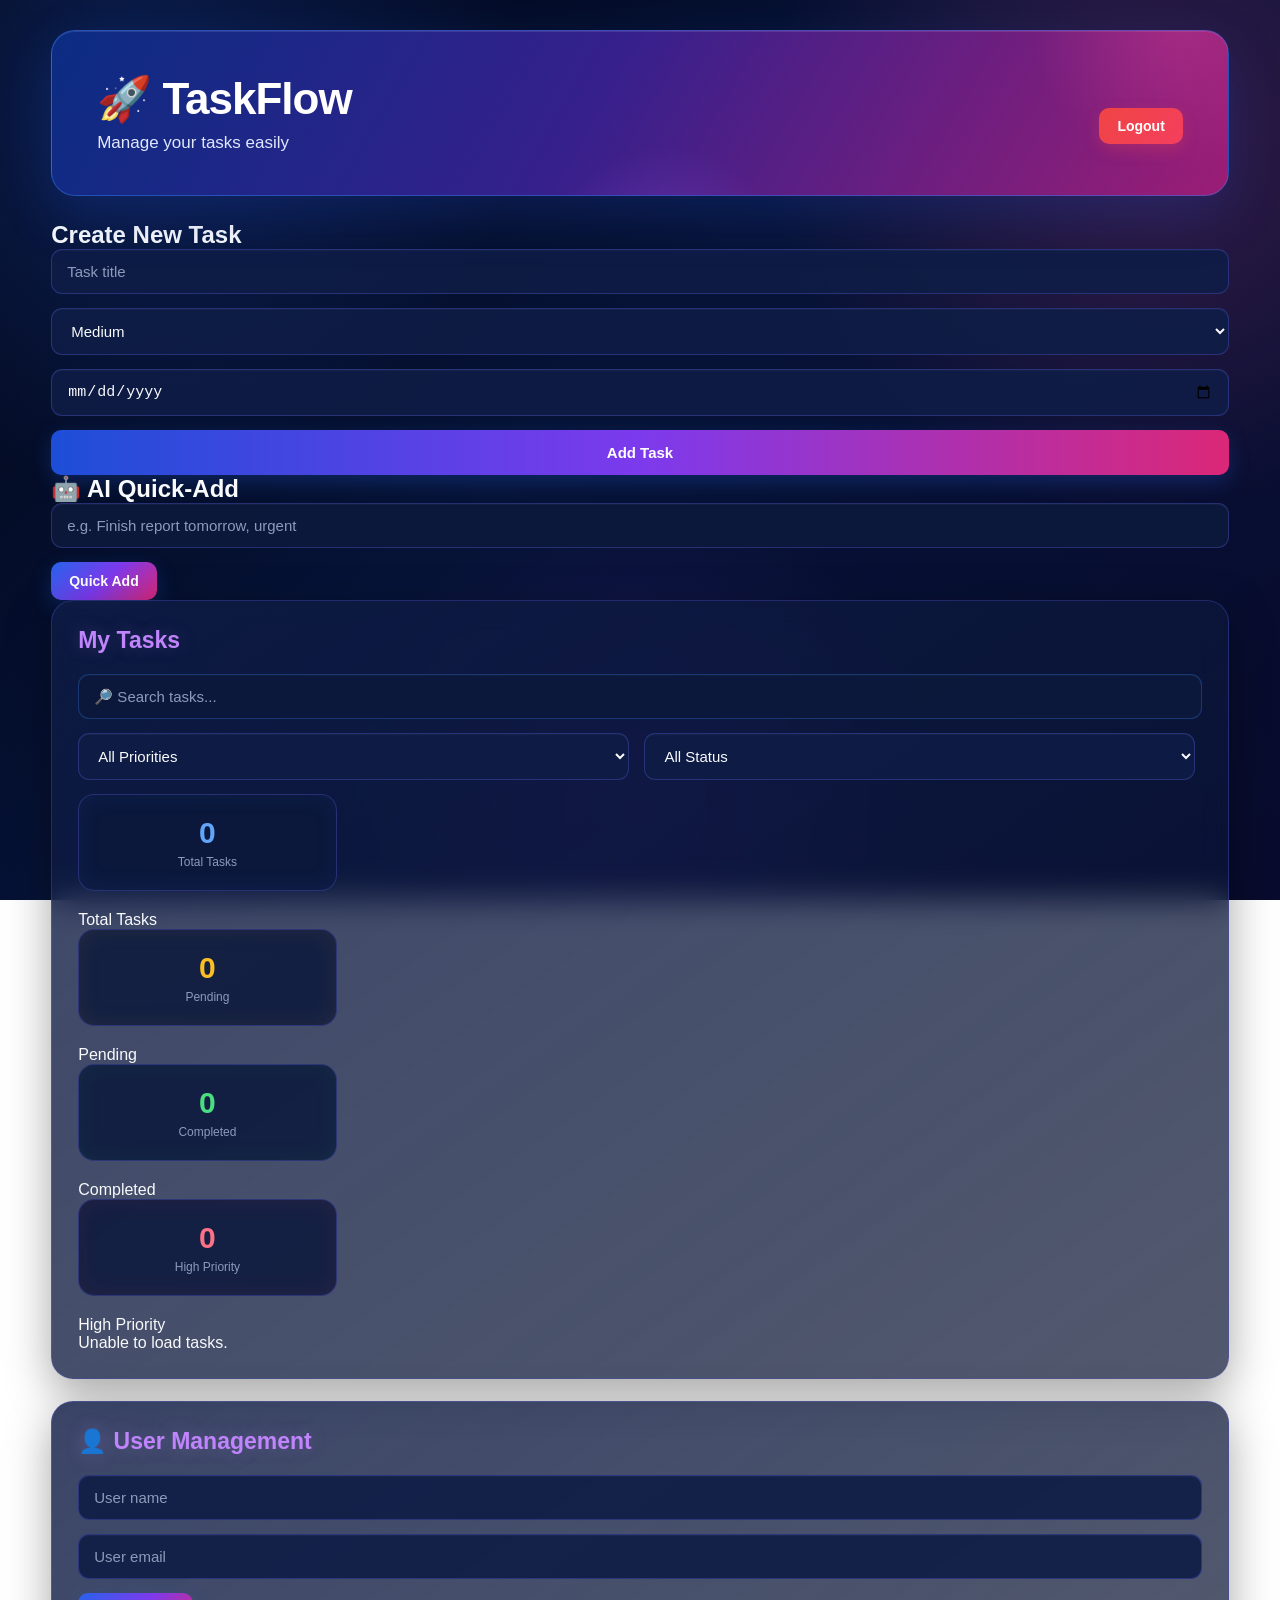
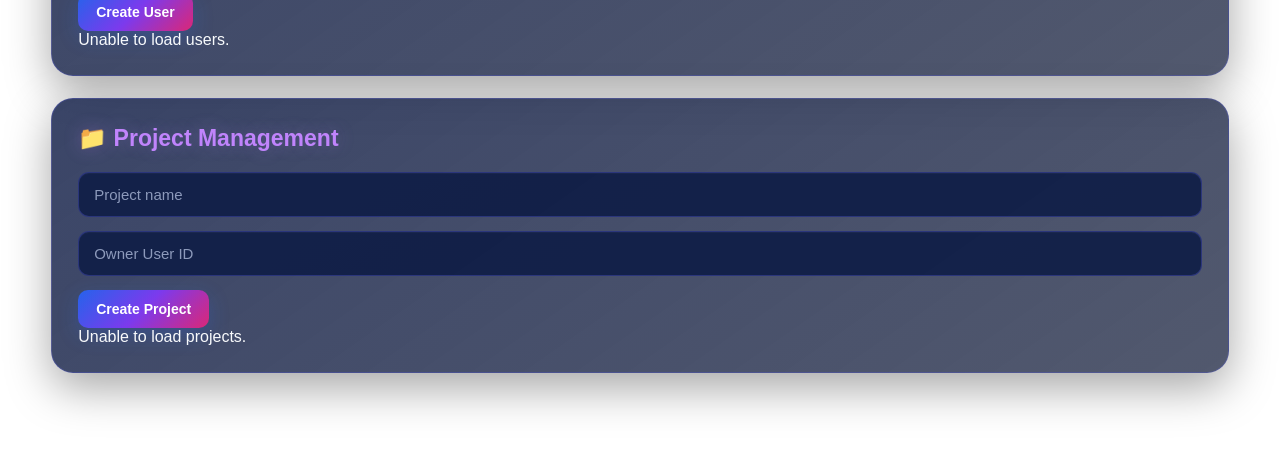
<file: frontend/index.html>
<!DOCTYPE html>
<html lang="en">

<head>
    <meta charset="UTF-8">
    <meta name="viewport" content="width=device-width, initial-scale=1.0">

    <title>TaskFlow - Task Management</title>

    <link rel="stylesheet" href="style.css">
</head>

<body>

    <div class="container">

        <!-- ============================= -->
        <!-- HEADER -->
        <!-- ============================= -->

        <header>
    <h1>🚀 TaskFlow</h1>
    <p>Manage your tasks easily</p>

    <button id="logoutBtn" class="logout-btn">Logout</button>
</header>


        <!-- ============================= -->
        <!-- CREATE TASK -->
        <!-- ============================= -->

        <form class="task-form">

            <h2>Create New Task</h2>

            <input
                type="text"
                id="title"
                placeholder="Task title"
                required
            >

            <select id="priority">

                <option value="low">
                    Low
                </option>

                <option value="medium" selected>
                    Medium
                </option>

                <option value="high">
                    High
                </option>

            </select>

            <input
                type="date"
                id="due_date"
            >

            <button type="submit">
                Add Task
            </button>

        </form>

<form id="quickAddForm">
    <h2>🤖 AI Quick-Add</h2>

    <input
        type="text"
        id="quickAddInput"
        placeholder="e.g. Finish report tomorrow, urgent"
        required
    >

    <button type="submit">Quick Add</button>
</form>

<div id="quickAddResult"></div>


        <!-- ============================= -->
        <!-- TASKS -->
        <!-- ============================= -->

        <section class="tasks-section">

            <h2>My Tasks</h2>


            <!-- SEARCH + FILTER -->

            <div class="task-filters">

                <input
                    type="text"
                    id="searchInput"
                    placeholder="🔎 Search tasks..."
                >


                <select id="priorityFilter">

                    <option value="all">
                        All Priorities
                    </option>

                    <option value="low">
                        Low
                    </option>

                    <option value="medium">
                        Medium
                    </option>

                    <option value="high">
                        High
                    </option>

                </select>


                <select id="statusFilter">

                    <option value="all">
                        All Status
                    </option>

                    <option value="pending">
                        Pending
                    </option>

                    <option value="completed">
                        Completed
                    </option>

                </select>

            </div>


            <!-- TASK SUMMARY -->

            <div class="task-summary">

                <div class="summary-box">

                    <h3 id="totalTasks">
                        0
                    </h3>

                    <p>
                        Total Tasks
                    </p>

                </div>


                <div class="summary-box">

                    <h3 id="pendingTasks">
                        0
                    </h3>

                    <p>
                        Pending
                    </p>

                </div>


                <div class="summary-box">

                    <h3 id="completedTasks">
                        0
                    </h3>

                    <p>
                        Completed
                    </p>

                </div>


                <div class="summary-box">

                    <h3 id="highPriorityTasks">
                        0
                    </h3>

                    <p>
                        High Priority
                    </p>

                </div>

            </div>


            <!-- TASK LIST -->

            <div id="tasks">

                <p>
                    Loading tasks...
                </p>

            </div>

        </section>


        <!-- ============================= -->
        <!-- USER MANAGEMENT -->
        <!-- ============================= -->

        <section class="tasks-section">

            <h2>👤 User Management</h2>

            <form id="userForm">

                <input
                    type="text"
                    id="userName"
                    placeholder="User name"
                    required
                >

                <input
                    type="email"
                    id="userEmail"
                    placeholder="User email"
                    required
                >

                <button type="submit">
                    Create User
                </button>

            </form>


            <div id="users">

                <p>
                    Loading users...
                </p>

            </div>

        </section>


        <!-- ============================= -->
        <!-- PROJECT MANAGEMENT -->
        <!-- ============================= -->

        <section class="tasks-section">

            <h2>📁 Project Management</h2>

            <form id="projectForm">

                <input
                    type="text"
                    id="projectName"
                    placeholder="Project name"
                    required
                >

                <input
                    type="number"
                    id="projectOwnerId"
                    placeholder="Owner User ID"
                    required
                >

                <button type="submit">
                    Create Project
                </button>

            </form>


            <div id="projects">

                <p>
                    Loading projects...
                </p>

            </div>

        </section>

    </div>


    <!-- ============================= -->
    <!-- JAVASCRIPT -->
    <!-- ============================= -->

    <script src="script.js"></script>

</body>

</html>
</file>
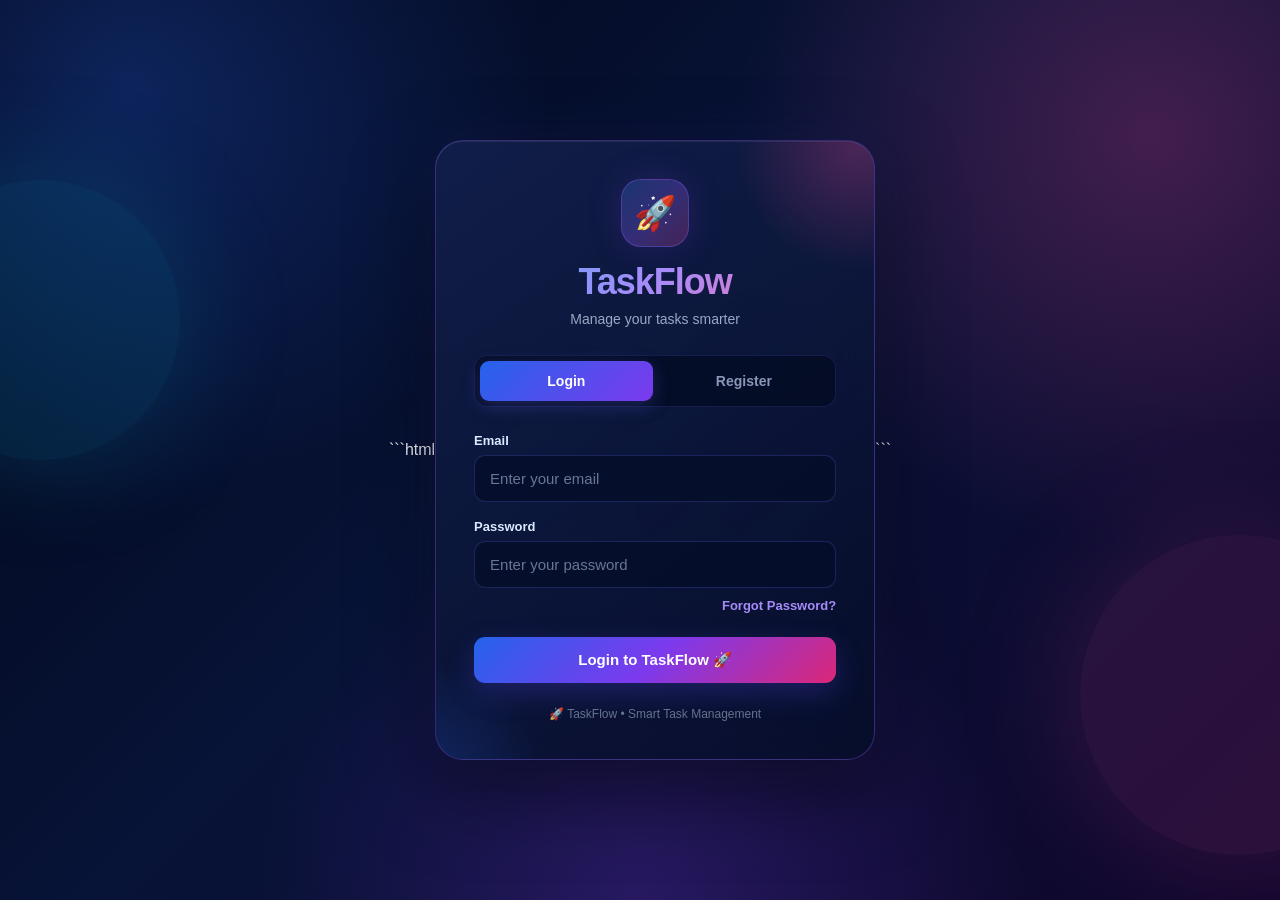
<file: frontend/auth.html>
```html
<!DOCTYPE html>
<html lang="en">

<head>

    <meta charset="UTF-8">

    <meta
        name="viewport"
        content="width=device-width, initial-scale=1.0">

    <title>TaskFlow - Authentication</title>

    <style>

        * {
            margin: 0;
            padding: 0;
            box-sizing: border-box;
        }

        :root {
            --blue: #2563eb;
            --cyan: #06b6d4;
            --purple: #7c3aed;
            --violet: #8b5cf6;
            --pink: #db2777;
            --red: #f43f5e;

            --bg: #020617;
            --text: #f8fafc;
            --muted: #9aa8c7;
        }


        /* ================================
           BODY
        ================================= */

        body {

            min-height: 100vh;

            display: flex;
            align-items: center;
            justify-content: center;

            padding: 20px;

            font-family:
                Arial,
                Helvetica,
                sans-serif;

            color: var(--text);

            overflow-x: hidden;

            background:

                radial-gradient(
                    circle at 10% 10%,
                    rgba(37, 99, 235, 0.30),
                    transparent 30%
                ),

                radial-gradient(
                    circle at 90% 15%,
                    rgba(236, 72, 153, 0.25),
                    transparent 30%
                ),

                radial-gradient(
                    circle at 50% 100%,
                    rgba(124, 58, 237, 0.25),
                    transparent 35%
                ),

                linear-gradient(
                    135deg,
                    #020617,
                    #071337 45%,
                    #10072d
                );
        }


        /* ================================
           BACKGROUND GLOW
        ================================= */

        body::before {

            content: "";

            position: fixed;

            width: 280px;
            height: 280px;

            left: -100px;
            top: 20%;

            border-radius: 50%;

            background:
                rgba(6, 182, 212, 0.12);

            box-shadow:
                0 0 120px
                rgba(6, 182, 212, 0.20);

            pointer-events: none;
        }


        body::after {

            content: "";

            position: fixed;

            width: 320px;
            height: 320px;

            right: -120px;
            bottom: 5%;

            border-radius: 50%;

            background:
                rgba(236, 72, 153, 0.12);

            box-shadow:
                0 0 130px
                rgba(236, 72, 153, 0.20);

            pointer-events: none;
        }


        /* ================================
           AUTH CARD
        ================================= */

        .auth-container {

            position: relative;

            width: 440px;

            max-width: 100%;

            padding: 38px;

            border-radius: 28px;

            border:
                1px solid
                rgba(139, 92, 246, 0.35);

            background:

                linear-gradient(
                    145deg,
                    rgba(18, 31, 75, 0.92),
                    rgba(5, 13, 39, 0.86)
                );

            box-shadow:

                0 30px 80px
                rgba(0, 0, 0, 0.50),

                0 0 60px
                rgba(99, 102, 241, 0.10),

                inset 0 1px 0
                rgba(255, 255, 255, 0.08);

            backdrop-filter:
                blur(20px);

            -webkit-backdrop-filter:
                blur(20px);

            overflow: hidden;
        }


        .auth-container::before {

            content: "";

            position: absolute;

            width: 250px;
            height: 250px;

            right: -110px;
            top: -120px;

            border-radius: 50%;

            background:

                radial-gradient(
                    circle,
                    rgba(236, 72, 153, 0.28),
                    transparent 70%
                );

            pointer-events: none;
        }


        .auth-container::after {

            content: "";

            position: absolute;

            width: 240px;
            height: 240px;

            left: -130px;
            bottom: -140px;

            border-radius: 50%;

            background:

                radial-gradient(
                    circle,
                    rgba(37, 99, 235, 0.25),
                    transparent 70%
                );

            pointer-events: none;
        }


        /* ================================
           LOGO
        ================================= */

        .logo {

            position: relative;

            z-index: 2;

            text-align: center;

            margin-bottom: 28px;
        }


        .logo-icon {

            width: 68px;
            height: 68px;

            margin:
                0 auto 14px;

            display: flex;

            align-items: center;
            justify-content: center;

            border-radius: 20px;

            font-size: 34px;

            background:

                linear-gradient(
                    135deg,
                    rgba(59, 130, 246, 0.25),
                    rgba(139, 92, 246, 0.30),
                    rgba(236, 72, 153, 0.25)
                );

            border:
                1px solid
                rgba(139, 92, 246, 0.35);

            box-shadow:

                0 0 35px
                rgba(124, 58, 237, 0.20);
        }


        .logo h1 {

            font-size: 36px;

            letter-spacing: -1px;

            background:

                linear-gradient(
                    135deg,
                    #60a5fa,
                    #a78bfa,
                    #f472b6
                );

            -webkit-background-clip: text;

            -webkit-text-fill-color: transparent;
        }


        .logo p {

            margin-top: 8px;

            color: var(--muted);

            font-size: 14px;
        }


        /* ================================
           TABS
        ================================= */

        .tabs {

            position: relative;

            z-index: 2;

            display: flex;

            gap: 5px;

            padding: 5px;

            margin-bottom: 26px;

            border-radius: 13px;

            background:
                rgba(3, 10, 30, 0.65);

            border:
                1px solid
                rgba(99, 102, 241, 0.18);
        }


        .tab {

            width: 50%;

            padding: 12px;

            border: none;

            border-radius: 9px;

            background: transparent;

            color: #8996b7;

            cursor: pointer;

            font-size: 14px;

            font-weight: 700;

            transition: 0.25s ease;
        }


        .tab:hover {

            color: white;
        }


        .tab.active {

            color: white;

            background:

                linear-gradient(
                    135deg,
                    #2563eb,
                    #7c3aed
                );

            box-shadow:

                0 5px 18px
                rgba(99, 102, 241, 0.25);
        }


        /* ================================
           FORMS
        ================================= */

        form {

            position: relative;

            z-index: 2;
        }


        .form-group {

            margin-bottom: 17px;
        }


        .form-group label {

            display: block;

            margin-bottom: 7px;

            color: #dbeafe;

            font-size: 13px;

            font-weight: 700;
        }


        input {

            width: 100%;

            padding: 14px 15px;

            border-radius: 11px;

            border:
                1px solid
                rgba(99, 102, 241, 0.25);

            background:
                rgba(5, 14, 40, 0.78);

            color: white;

            font-size: 15px;

            outline: none;

            transition: 0.25s ease;
        }


        input::placeholder {

            color: #687697;
        }


        input:hover {

            border-color:
                rgba(139, 92, 246, 0.45);
        }


        input:focus {

            border-color:
                #8b5cf6;

            background:
                rgba(9, 20, 52, 0.95);

            box-shadow:

                0 0 0 3px
                rgba(139, 92, 246, 0.12),

                0 0 25px
                rgba(124, 58, 237, 0.12);
        }


        /* ================================
           FORGOT PASSWORD
        ================================= */

        .forgot-password {

            position: relative;

            z-index: 3;

            text-align: right;

            margin-top: -7px;

            margin-bottom: 16px;
        }


        .forgot-password a {

            color: #a78bfa;

            font-size: 13px;

            font-weight: 700;

            text-decoration: none;

            cursor: pointer;

            transition: 0.2s ease;
        }


        .forgot-password a:hover {

            color: #f0abfc;

            text-decoration: underline;
        }


        /* ================================
           BUTTON
        ================================= */

        .submit-btn {

            width: 100%;

            margin-top: 8px;

            padding: 14px;

            border: none;

            border-radius: 11px;

            color: white;

            font-size: 15px;

            font-weight: 800;

            cursor: pointer;

            background:

                linear-gradient(
                    135deg,
                    #2563eb,
                    #7c3aed,
                    #db2777
                );

            box-shadow:

                0 10px 28px
                rgba(79, 70, 229, 0.28);

            transition: 0.25s ease;
        }


        .submit-btn:hover {

            transform:
                translateY(-2px);

            box-shadow:

                0 14px 35px
                rgba(139, 92, 246, 0.38);
        }


        .submit-btn:active {

            transform:
                translateY(0);
        }


        /* ================================
           BACK BUTTON
        ================================= */

        .back-login {

            position: relative;

            z-index: 2;

            margin-top: 17px;

            text-align: center;
        }


        .back-login a {

            color: #93c5fd;

            font-size: 13px;

            font-weight: 700;

            text-decoration: none;

            cursor: pointer;
        }


        .back-login a:hover {

            color: #c4b5fd;

            text-decoration: underline;
        }


        /* ================================
           MESSAGE
        ================================= */

        .message {

            position: relative;

            z-index: 2;

            display: none;

            margin-top: 16px;

            padding: 12px 14px;

            border-radius: 11px;

            font-size: 13px;

            font-weight: 700;
        }


        .message.success {

            display: block;

            color: #86efac;

            background:
                rgba(22, 163, 74, 0.12);

            border:
                1px solid
                rgba(74, 222, 128, 0.25);
        }


        .message.error {

            display: block;

            color: #fda4af;

            background:
                rgba(244, 63, 94, 0.10);

            border:
                1px solid
                rgba(244, 63, 94, 0.25);
        }


        /* ================================
           DASHBOARD LINK
        ================================= */

        .dashboard-link {

            position: relative;

            z-index: 2;

            display: none;

            margin-top: 17px;

            padding: 12px;

            text-align: center;

            border-radius: 11px;

            background:
                rgba(37, 99, 235, 0.08);

            border:
                1px solid
                rgba(59, 130, 246, 0.18);
        }


        .dashboard-link a {

            color: #93c5fd;

            font-size: 14px;

            font-weight: 800;

            text-decoration: none;
        }


        .dashboard-link a:hover {

            color: #c4b5fd;
        }


        /* ================================
           FOOTER
        ================================= */

        .footer-text {

            position: relative;

            z-index: 2;

            margin-top: 24px;

            text-align: center;

            color: #64748b;

            font-size: 12px;
        }


        /* ================================
           MOBILE
        ================================= */

        @media (max-width: 480px) {

            body {

                padding: 15px;
            }

            .auth-container {

                padding: 30px 22px;

                border-radius: 23px;
            }

            .logo h1 {

                font-size: 30px;
            }

            .logo-icon {

                width: 60px;
                height: 60px;

                font-size: 30px;
            }
        }

    </style>

</head>


<body>


<div class="auth-container">


    <!-- =========================
         LOGO
    ========================== -->

    <div class="logo">

        <div class="logo-icon">
            🚀
        </div>

        <h1>
            TaskFlow
        </h1>

        <p>
            Manage your tasks smarter
        </p>

    </div>


    <!-- =========================
         LOGIN / REGISTER TABS
    ========================== -->

    <div
        class="tabs"
        id="authTabs">

        <button
            type="button"
            class="tab active"
            id="loginTab"
            onclick="showLogin()">

            Login

        </button>


        <button
            type="button"
            class="tab"
            id="registerTab"
            onclick="showRegister()">

            Register

        </button>

    </div>


    <!-- =========================
         LOGIN FORM
    ========================== -->

    <form id="loginForm">


        <div class="form-group">

            <label>
                Email
            </label>

            <input
                type="email"
                id="loginEmail"
                placeholder="Enter your email"
                required>

        </div>


        <div class="form-group">

            <label>
                Password
            </label>

            <input
                type="password"
                id="loginPassword"
                placeholder="Enter your password"
                required>

        </div>


        <!-- FORGOT PASSWORD -->

        <div class="forgot-password">

            <a
                href="#"
                onclick="
                    showForgotPassword();
                    return false;
                ">

                Forgot Password?

            </a>

        </div>


        <button
            type="submit"
            class="submit-btn">

            Login to TaskFlow 🚀

        </button>


    </form>


    <!-- =========================
         REGISTER FORM
    ========================== -->

    <form
        id="registerForm"
        style="display:none;">


        <div class="form-group">

            <label>
                Name
            </label>

            <input
                type="text"
                id="registerName"
                placeholder="Enter your name"
                required>

        </div>


        <div class="form-group">

            <label>
                Email
            </label>

            <input
                type="email"
                id="registerEmail"
                placeholder="Enter your email"
                required>

        </div>


        <div class="form-group">

            <label>
                Password
            </label>

            <input
                type="password"
                id="registerPassword"
                placeholder="Create a password"
                required>

        </div>


        <button
            type="submit"
            class="submit-btn">

            Create Account ✨

        </button>


    </form>


    <!-- =========================
         FORGOT PASSWORD FORM
    ========================== -->

    <form
        id="forgotPasswordForm"
        style="display:none;">


        <div class="form-group">

            <label>
                Email Address
            </label>

            <input
                type="email"
                id="forgotEmail"
                placeholder="Enter your registered email"
                required>

        </div>


        <button
            type="submit"
            class="submit-btn">

            Send Reset Link 📩

        </button>


        <div class="back-login">

            <a
                href="#"
                onclick="
                    showLogin();
                    return false;
                ">

                ← Back to Login

            </a>

        </div>


    </form>


    <!-- =========================
         MESSAGE
    ========================== -->

    <div
        id="message"
        class="message">
    </div>


    <!-- =========================
         DASHBOARD
    ========================== -->

    <div
        id="dashboardLink"
        class="dashboard-link">

        <a href="index.html">

            Go to TaskFlow Dashboard →

        </a>

    </div>


    <!-- =========================
         FOOTER
    ========================== -->

    <div class="footer-text">

        🚀 TaskFlow • Smart Task Management

    </div>


</div>


<script>

const API_URL = "https://taskflow1-backend-z5gu.onrender.com";


// =====================================
// SHOW LOGIN
// =====================================

function showLogin() {

    document
        .getElementById("loginForm")
        .style.display = "block";


    document
        .getElementById("registerForm")
        .style.display = "none";


    document
        .getElementById("forgotPasswordForm")
        .style.display = "none";


    document
        .getElementById("authTabs")
        .style.display = "flex";


    document
        .getElementById("loginTab")
        .classList
        .add("active");


    document
        .getElementById("registerTab")
        .classList
        .remove("active");


    clearMessage();
}


// =====================================
// SHOW REGISTER
// =====================================

function showRegister() {

    document
        .getElementById("loginForm")
        .style.display = "none";


    document
        .getElementById("registerForm")
        .style.display = "block";


    document
        .getElementById("forgotPasswordForm")
        .style.display = "none";


    document
        .getElementById("authTabs")
        .style.display = "flex";


    document
        .getElementById("loginTab")
        .classList
        .remove("active");


    document
        .getElementById("registerTab")
        .classList
        .add("active");


    clearMessage();
}


// =====================================
// SHOW FORGOT PASSWORD
// =====================================

function showForgotPassword() {

    document
        .getElementById("loginForm")
        .style.display = "none";


    document
        .getElementById("registerForm")
        .style.display = "none";


    document
        .getElementById("forgotPasswordForm")
        .style.display = "block";


    document
        .getElementById("authTabs")
        .style.display = "none";


    clearMessage();
}


// =====================================
// MESSAGE
// =====================================

function showMessage(
    text,
    type
) {

    const message =
        document.getElementById("message");


    message.textContent =
        text;


    message.className =
        "message " + type;
}


function clearMessage() {

    const message =
        document.getElementById("message");


    message.textContent =
        "";


    message.className =
        "message";
}


// =====================================
// REGISTER
// =====================================

document
    .getElementById("registerForm")
    .addEventListener(
        "submit",
        async function(event) {

            event.preventDefault();

            clearMessage();


            const name =
                document
                    .getElementById("registerName")
                    .value
                    .trim();


            const email =
                document
                    .getElementById("registerEmail")
                    .value
                    .trim();


            const password =
                document
                    .getElementById("registerPassword")
                    .value;


            try {

                const response =
                    await fetch(
                        `${API_URL}/auth/register`,
                        {
                            method: "POST",

                            headers: {
                                "Content-Type":
                                    "application/json"
                            },

                            body: JSON.stringify({

                                name: name,

                                email: email,

                                password: password

                            })
                        }
                    );


                const data =
                    await response.json();


                if (!response.ok) {

                    showMessage(
                        data.detail ||
                        "Registration failed.",
                        "error"
                    );

                    return;
                }


                showMessage(
                    "Account created successfully! 🎉 You can now login.",
                    "success"
                );


                document
                    .getElementById("registerForm")
                    .reset();


                setTimeout(
                    function() {

                        showLogin();

                    },
                    1200
                );

            }

            catch (error) {

                console.error(error);

                showMessage(
                    "Cannot connect to TaskFlow server.",
                    "error"
                );

            }

        }
    );


// =====================================
// LOGIN
// =====================================

document
    .getElementById("loginForm")
    .addEventListener(
        "submit",
        async function(event) {

            event.preventDefault();

            clearMessage();


            const email =
                document
                    .getElementById("loginEmail")
                    .value
                    .trim();


            const password =
                document
                    .getElementById("loginPassword")
                    .value;


            try {

                const response =
                    await fetch(
                        `${API_URL}/auth/login`,
                        {
                            method: "POST",

                            headers: {

                                "Content-Type":
                                    "application/json"

                            },

                            body: JSON.stringify({

                                email: email,

                                password: password

                            })
                        }
                    );


                const data =
                    await response.json();


                if (!response.ok) {

                    showMessage(
                        data.detail ||
                        "Login failed.",
                        "error"
                    );

                    return;
                }


                localStorage.setItem(
                    "taskflow_token",
                    data.access_token
                );


                showMessage(
                    "Login successful! 🎉",
                    "success"
                );


                document
                    .getElementById("dashboardLink")
                    .style.display =
                    "block";

            }

            catch (error) {

                console.error(error);

                showMessage(
                    "Cannot connect to TaskFlow server.",
                    "error"
                );

            }

        }
    );


// =====================================
// FORGOT PASSWORD
// =====================================

document
    .getElementById("forgotPasswordForm")
    .addEventListener(
        "submit",
        async function(event) {

            event.preventDefault();

            clearMessage();


            const email =
                document
                    .getElementById("forgotEmail")
                    .value
                    .trim();


            try {

                const response =
                    await fetch(
                        `${API_URL}/auth/forgot-password`,
                        {
                            method: "POST",

                            headers: {

                                "Content-Type":
                                    "application/json"

                            },

                            body: JSON.stringify({

                                email: email

                            })
                        }
                    );


                const data =
                    await response.json();


                if (!response.ok) {

                    showMessage(
                        data.detail ||
                        "Unable to process request.",
                        "error"
                    );

                    return;
                }


                showMessage(
                    data.message ||
                    "If the email exists, a password reset link has been sent.",
                    "success"
                );


                document
                    .getElementById("forgotPasswordForm")
                    .reset();

            }

            catch (error) {

                console.error(error);

                showMessage(
                    "Cannot connect to TaskFlow server.",
                    "error"
                );

            }

        }
    );

</script>


</body>

</html>
```
</file>
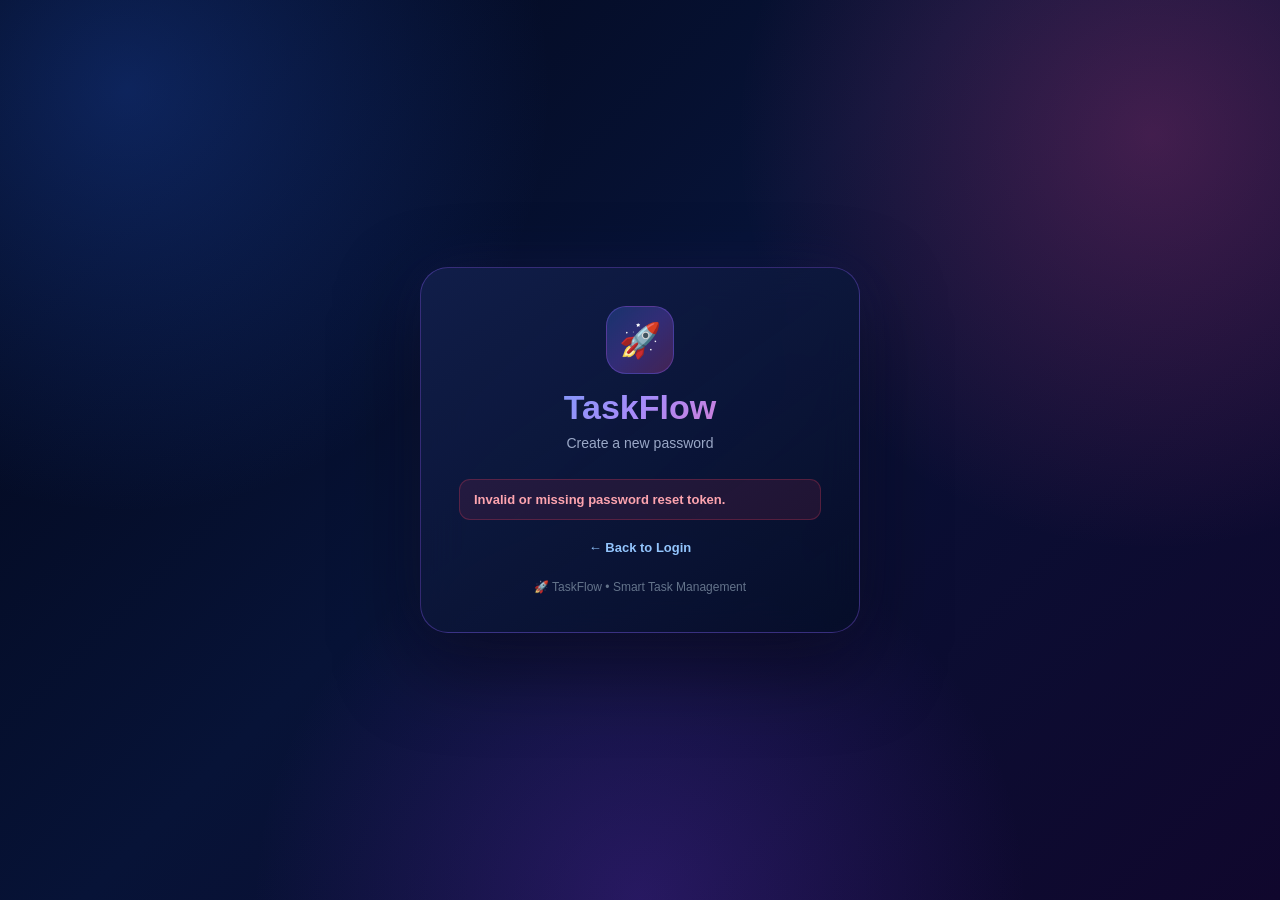
<file: frontend/reset-password.html>
<!DOCTYPE html>
<html lang="en">

<head>

    <meta charset="UTF-8">

    <meta
        name="viewport"
        content="width=device-width, initial-scale=1.0">

    <title>TaskFlow - Reset Password</title>

    <style>

        * {
            margin: 0;
            padding: 0;
            box-sizing: border-box;
        }

        :root {
            --blue: #2563eb;
            --purple: #7c3aed;
            --pink: #db2777;
            --bg: #020617;
            --text: #f8fafc;
            --muted: #9aa8c7;
        }

        body {

            min-height: 100vh;

            display: flex;
            align-items: center;
            justify-content: center;

            padding: 20px;

            font-family:
                Arial,
                Helvetica,
                sans-serif;

            color: var(--text);

            background:

                radial-gradient(
                    circle at 10% 10%,
                    rgba(37, 99, 235, 0.30),
                    transparent 30%
                ),

                radial-gradient(
                    circle at 90% 15%,
                    rgba(236, 72, 153, 0.25),
                    transparent 30%
                ),

                radial-gradient(
                    circle at 50% 100%,
                    rgba(124, 58, 237, 0.25),
                    transparent 35%
                ),

                linear-gradient(
                    135deg,
                    #020617,
                    #071337 45%,
                    #10072d
                );
        }

        .container {

            width: 440px;
            max-width: 100%;

            padding: 38px;

            border-radius: 28px;

            border:
                1px solid
                rgba(139, 92, 246, 0.35);

            background:

                linear-gradient(
                    145deg,
                    rgba(18, 31, 75, 0.92),
                    rgba(5, 13, 39, 0.86)
                );

            box-shadow:

                0 30px 80px
                rgba(0, 0, 0, 0.50),

                0 0 60px
                rgba(99, 102, 241, 0.10);

            backdrop-filter: blur(20px);
        }

        .logo {

            text-align: center;

            margin-bottom: 28px;
        }

        .logo-icon {

            width: 68px;
            height: 68px;

            margin: 0 auto 14px;

            display: flex;

            align-items: center;
            justify-content: center;

            border-radius: 20px;

            font-size: 34px;

            background:

                linear-gradient(
                    135deg,
                    rgba(59, 130, 246, 0.25),
                    rgba(139, 92, 246, 0.30),
                    rgba(236, 72, 153, 0.25)
                );

            border:
                1px solid
                rgba(139, 92, 246, 0.35);
        }

        h1 {

            font-size: 34px;

            background:

                linear-gradient(
                    135deg,
                    #60a5fa,
                    #a78bfa,
                    #f472b6
                );

            -webkit-background-clip: text;
            -webkit-text-fill-color: transparent;
        }

        .subtitle {

            margin-top: 8px;

            color: var(--muted);

            font-size: 14px;

            text-align: center;
        }

        .form-group {

            margin-bottom: 18px;
        }

        label {

            display: block;

            margin-bottom: 7px;

            color: #dbeafe;

            font-size: 13px;

            font-weight: 700;
        }

        input {

            width: 100%;

            padding: 14px 15px;

            border-radius: 11px;

            border:
                1px solid
                rgba(99, 102, 241, 0.25);

            background:
                rgba(5, 14, 40, 0.78);

            color: white;

            font-size: 15px;

            outline: none;

            transition: 0.25s ease;
        }

        input:focus {

            border-color: #8b5cf6;

            box-shadow:

                0 0 0 3px
                rgba(139, 92, 246, 0.12);
        }

        .submit-btn {

            width: 100%;

            padding: 14px;

            border: none;

            border-radius: 11px;

            color: white;

            font-size: 15px;

            font-weight: 800;

            cursor: pointer;

            background:

                linear-gradient(
                    135deg,
                    #2563eb,
                    #7c3aed,
                    #db2777
                );

            transition: 0.25s ease;
        }

        .submit-btn:hover {

            transform: translateY(-2px);
        }

        .back-login {

            margin-top: 18px;

            text-align: center;
        }

        .back-login a {

            color: #93c5fd;

            font-size: 13px;

            font-weight: 700;

            text-decoration: none;
        }

        .message {

            display: none;

            margin-top: 16px;

            padding: 12px 14px;

            border-radius: 11px;

            font-size: 13px;

            font-weight: 700;
        }

        .message.success {

            display: block;

            color: #86efac;

            background:
                rgba(22, 163, 74, 0.12);

            border:
                1px solid
                rgba(74, 222, 128, 0.25);
        }

        .message.error {

            display: block;

            color: #fda4af;

            background:
                rgba(244, 63, 94, 0.10);

            border:
                1px solid
                rgba(244, 63, 94, 0.25);
        }

        .footer {

            margin-top: 24px;

            text-align: center;

            color: #64748b;

            font-size: 12px;
        }

        @media (max-width: 480px) {

            .container {

                padding: 30px 22px;

                border-radius: 23px;
            }

            h1 {

                font-size: 30px;
            }
        }

    </style>

</head>


<body>


<div class="container">


    <div class="logo">

        <div class="logo-icon">
            🚀
        </div>

        <h1>
            TaskFlow
        </h1>

        <p class="subtitle">
            Create a new password
        </p>

    </div>


    <form id="resetPasswordForm">


        <div class="form-group">

            <label>
                New Password
            </label>

            <input
                type="password"
                id="newPassword"
                placeholder="Enter your new password"
                minlength="6"
                required>

        </div>


        <div class="form-group">

            <label>
                Confirm Password
            </label>

            <input
                type="password"
                id="confirmPassword"
                placeholder="Confirm your new password"
                minlength="6"
                required>

        </div>


        <button
            type="submit"
            class="submit-btn">

            Reset Password 🔐

        </button>


    </form>


    <div
        id="message"
        class="message">
    </div>


    <div class="back-login">

        <a href="auth.html">

            ← Back to Login

        </a>

    </div>


    <div class="footer">

        🚀 TaskFlow • Smart Task Management

    </div>


</div>


<script>

const API_URL =
    // "http://127.0.0.1:8000";
    "https://capstone-project1-ovg9.onrender.com";


/* =====================================
   GET TOKEN FROM URL
===================================== */

const params =
    new URLSearchParams(
        window.location.search
    );

const token =
    params.get("token");


/* =====================================
   MESSAGE
===================================== */

function showMessage(
    text,
    type
) {

    const message =
        document.getElementById(
            "message"
        );

    message.textContent = text;

    message.className =
        "message " + type;
}


/* =====================================
   CHECK TOKEN
===================================== */

if (!token) {

    showMessage(
        "Invalid or missing password reset token.",
        "error"
    );

    document
        .getElementById(
            "resetPasswordForm"
        )
        .style.display = "none";
}


/* =====================================
   RESET PASSWORD
===================================== */

document
    .getElementById(
        "resetPasswordForm"
    )
    .addEventListener(
        "submit",
        async function(event) {

            event.preventDefault();


            const newPassword =
                document
                    .getElementById(
                        "newPassword"
                    )
                    .value;

            const confirmPassword =
                document
                    .getElementById(
                        "confirmPassword"
                    )
                    .value;


            /* PASSWORD MATCH */

            if (
                newPassword !==
                confirmPassword
            ) {

                showMessage(
                    "Passwords do not match.",
                    "error"
                );

                return;
            }


            try {

                const response =
                    await fetch(
                        `${API_URL}/auth/reset-password`,
                        {

                            method: "POST",

                            headers: {

                                "Content-Type":
                                    "application/json"

                            },

                            body:
                                JSON.stringify({

                                    token: token,

                                    new_password:
                                        newPassword

                                })

                        }
                    );


                const data =
                    await response.json();


                if (!response.ok) {

                    showMessage(

                        data.detail ||
                        "Password reset failed.",

                        "error"

                    );

                    return;
                }


                showMessage(

                    data.message ||
                    "Password reset successfully! 🎉",

                    "success"

                );


                document
                    .getElementById(
                        "resetPasswordForm"
                    )
                    .reset();


                setTimeout(

                    function() {

                        window.location.href =
                            "auth.html";

                    },

                    2000

                );

            }


            catch (error) {

                console.error(error);

                showMessage(

                    "Cannot connect to TaskFlow server.",

                    "error"

                );

            }

        }
    );

</script>


</body>

</html>
</file>
<file: frontend/style.css>
/* =========================================================
   🚀 TASKFLOW — PREMIUM DARK NEON UI
   Blue + Purple + Pink Glassmorphism Theme
========================================================= */

* {
    margin: 0;
    padding: 0;
    box-sizing: border-box;
}

:root {
    --bg: #050b24;
    --bg2: #081337;
    --card: rgba(12, 23, 58, 0.72);
    --card2: rgba(17, 30, 72, 0.82);

    --blue: #2563eb;
    --cyan: #06b6d4;
    --purple: #7c3aed;
    --violet: #8b5cf6;
    --pink: #ec4899;
    --red: #f43f5e;

    --text: #f8fafc;
    --muted: #aab6d3;
    --border: rgba(99, 102, 241, 0.35);

    --shadow: 0 15px 45px rgba(0, 0, 0, 0.35);
}

/* =========================================================
   BODY
========================================================= */

body {
    font-family: Arial, Helvetica, sans-serif;
    min-height: 100vh;
    color: var(--text);

    background:
        radial-gradient(
            circle at 10% 10%,
            rgba(37, 99, 235, 0.25),
            transparent 28%
        ),
        radial-gradient(
            circle at 90% 15%,
            rgba(236, 72, 153, 0.20),
            transparent 28%
        ),
        radial-gradient(
            circle at 50% 90%,
            rgba(124, 58, 237, 0.18),
            transparent 30%
        ),
        linear-gradient(
            135deg,
            #020617,
            #061337 45%,
            #080b2d 100%
        );

    background-attachment: fixed;
}

/* =========================================================
   CONTAINER
========================================================= */

.container {
    width: min(1400px, 92%);
    margin: auto;
    padding: 30px 0 60px;
}

/* =========================================================
   HEADER
========================================================= */

header {
    position: sticky;
    top: 15px;
    z-index: 1000;

    overflow: hidden;

    padding: 42px 45px;
    margin-bottom: 25px;

    border-radius: 24px;

    border: 1px solid rgba(59, 130, 246, 0.45);

    color: white;

    background:
        linear-gradient(
            120deg,
            #0b2c82 0%,
            #35208c 45%,
            #9b1d75 100%
        );

    box-shadow:
        0 20px 50px rgba(30, 64, 175, 0.28),
        inset 0 1px 0 rgba(255, 255, 255, 0.10);
}

header::before {
    content: "";

    position: absolute;

    width: 300px;
    height: 300px;

    right: -100px;
    top: -160px;

    border-radius: 50%;

    background:
        radial-gradient(
            circle,
            rgba(236, 72, 153, 0.30),
            transparent 70%
        );
}

header::after {
    content: "";

    position: absolute;

    width: 240px;
    height: 240px;

    left: 42%;
    bottom: -190px;

    border-radius: 50%;

    background:
        radial-gradient(
            circle,
            rgba(139, 92, 246, 0.30),
            transparent 70%
        );
}

header h1,
header p {
    position: relative;
    z-index: 2;
}

header h1 {
    font-size: 44px;
    margin-bottom: 8px;
    letter-spacing: -1px;
}

header p {
    font-size: 17px;
    color: #e0e7ff;
}

/* =========================================================
   SECTIONS
========================================================= */

section {
    position: relative;

    background:
        linear-gradient(
            145deg,
            rgba(15, 28, 70, 0.82),
            rgba(8, 18, 48, 0.70)
        );

    padding: 26px;

    margin-bottom: 22px;

    border-radius: 22px;

    border: 1px solid rgba(99, 102, 241, 0.28);

    box-shadow: var(--shadow);

    backdrop-filter: blur(16px);
    -webkit-backdrop-filter: blur(16px);
}

section h2 {
    margin-bottom: 20px;

    font-size: 23px;

    color: #c084fc;

    text-shadow:
        0 0 18px rgba(192, 132, 252, 0.25);
}

/* =========================================================
   INPUTS
========================================================= */

input,
select {
    width: 100%;

    padding: 13px 15px;

    margin-bottom: 14px;

    border-radius: 11px;

    border: 1px solid rgba(99, 102, 241, 0.30);

    background:
        rgba(15, 29, 70, 0.90);

    color: #f8fafc;

    font-size: 15px;

    outline: none;

    transition: 0.25s ease;

    box-shadow:
        inset 0 1px 0 rgba(255, 255, 255, 0.03);
}

input::placeholder {
    color: #8d9abb;
}

input:focus,
select:focus {
    border-color: #c026d3;

    background:
        rgba(19, 32, 78, 0.98);

    box-shadow:
        0 0 0 3px rgba(139, 92, 246, 0.12),
        0 0 22px rgba(139, 92, 246, 0.15);
}

select option {
    background: #0b1638;
    color: white;
}

/* =========================================================
   BUTTONS
========================================================= */

button {
    border: none;

    padding: 11px 18px;

    border-radius: 10px;

    color: white;

    font-size: 14px;

    font-weight: 700;

    cursor: pointer;

    background:
        linear-gradient(
            135deg,
            #2563eb,
            #7c3aed,
            #db2777
        );

    box-shadow:
        0 7px 20px rgba(37, 99, 235, 0.25);

    transition: 0.22s ease;
}

button:hover {
    transform: translateY(-2px);

    box-shadow:
        0 10px 25px rgba(139, 92, 246, 0.35);
}

button:active {
    transform: translateY(0);
}

.task-form button {
    width: 100%;

    padding: 14px;

    font-size: 15px;

    background:
        linear-gradient(
            90deg,
            #1d4ed8,
            #7c3aed,
            #db2777
        );
}

/* =========================================================
   SEARCH & FILTERS
========================================================= */

#searchInput {
    background:
        rgba(12, 25, 60, 0.92);

    border-color:
        rgba(59, 130, 246, 0.30);
}

#priorityFilter,
#statusFilter {
    width: 49%;
    display: inline-block;
}

#priorityFilter {
    margin-right: 1%;
}

/* =========================================================
   SUMMARY CARDS
========================================================= */

#totalTasks,
#pendingTasks,
#completedTasks,
#highPriorityTasks {
    display: inline-block;

    width: 23%;

    margin: 0 1% 20px 0;

    padding: 21px 15px;

    text-align: center;

    font-size: 30px;

    font-weight: 800;

    border-radius: 16px;

    border: 1px solid rgba(99, 102, 241, 0.30);

    transition: 0.25s ease;

    background:
        rgba(12, 25, 60, 0.85);
}

#totalTasks {
    color: #60a5fa;

    box-shadow:
        inset 0 0 25px rgba(37, 99, 235, 0.08);
}

#pendingTasks {
    color: #fbbf24;

    box-shadow:
        inset 0 0 25px rgba(251, 191, 36, 0.07);
}

#completedTasks {
    color: #4ade80;

    box-shadow:
        inset 0 0 25px rgba(34, 197, 94, 0.07);
}

#highPriorityTasks {
    color: #fb7185;

    box-shadow:
        inset 0 0 25px rgba(244, 63, 94, 0.08);
}

#totalTasks:hover,
#pendingTasks:hover,
#completedTasks:hover,
#highPriorityTasks:hover {
    transform: translateY(-4px);

    border-color:
        rgba(139, 92, 246, 0.50);

    box-shadow:
        0 12px 30px rgba(0, 0, 0, 0.35);
}

#totalTasks::after {
    content: " Total Tasks";
}

#pendingTasks::after {
    content: " Pending";
}

#completedTasks::after {
    content: " Completed";
}

#highPriorityTasks::after {
    content: " High Priority";
}

#totalTasks::after,
#pendingTasks::after,
#completedTasks::after,
#highPriorityTasks::after {
    display: block;

    font-size: 12px;

    font-weight: 500;

    color: #8d9abb;

    margin-top: 5px;
}

/* =========================================================
   TASK CARDS
========================================================= */

.task-item {
    position: relative;

    padding: 20px 20px 20px 25px;

    margin-bottom: 14px;

    background:
        linear-gradient(
            145deg,
            rgba(18, 34, 78, 0.90),
            rgba(8, 20, 51, 0.88)
        );

    border: 1px solid rgba(99, 102, 241, 0.24);

    border-radius: 16px;

    box-shadow:
        0 7px 25px rgba(0, 0, 0, 0.20);

    transition: 0.25s ease;

    overflow: hidden;
}

.task-item:hover {
    transform: translateY(-3px);

    border-color:
        rgba(139, 92, 246, 0.55);

    box-shadow:
        0 14px 35px rgba(37, 99, 235, 0.16);
}

.task-item::before {
    content: "";

    position: absolute;

    left: 0;
    top: 14px;
    bottom: 14px;

    width: 4px;

    border-radius: 10px;

    background:
        linear-gradient(
            180deg,
            #3b82f6,
            #8b5cf6,
            #ec4899
        );

    box-shadow:
        0 0 12px rgba(139, 92, 246, 0.45);
}

.task-item h3 {
    margin-bottom: 9px;

    font-size: 18px;

    color: #f8fafc;
}

.task-item p {
    margin: 6px 0;

    color: #aab6d3;

    font-size: 14px;
}

/* =========================================================
   TASK ACTIONS
========================================================= */

.task-actions {
    display: flex;

    gap: 9px;

    margin-top: 15px;

    flex-wrap: wrap;
}

.edit-btn {
    background:
        linear-gradient(
            135deg,
            #2563eb,
            #4f46e5
        );
}

.delete-btn {
    background:
        linear-gradient(
            135deg,
            #e11d48,
            #be123c
        );
}

/* =========================================================
   USERS & PROJECTS
========================================================= */

#users,
#projects {
    display: grid;

    grid-template-columns:
        repeat(auto-fit, minmax(280px, 1fr));

    gap: 17px;
}

#users .task-item,
#projects .task-item {
    margin-bottom: 0;
}

#users .task-item::before {
    background:
        linear-gradient(
            180deg,
            #06b6d4,
            #2563eb
        );
}

#projects .task-item::before {
    background:
        linear-gradient(
            180deg,
            #8b5cf6,
            #ec4899
        );
}

/* =========================================================
   STATUS / PRIORITY BADGES
========================================================= */

.task-item .priority,
.task-item .status {
    font-weight: 700;
}

/* =========================================================
   QUICK ADD
========================================================= */

#quickAddInput {
    background:
        rgba(12, 25, 60, 0.92);

    border-color:
        rgba(99, 102, 241, 0.30);
}

#quickAddButton {
    background:
        linear-gradient(
            135deg,
            #2563eb,
            #7c3aed,
            #db2777
        );
}

/* =========================================================
   ERROR / SUCCESS MESSAGES
========================================================= */

.field-error {
    display: none;

    margin: -8px 0 12px;

    color: #fb7185;

    font-size: 13px;

    font-weight: 600;
}

.field-error.show {
    display: block;
}

.input-error {
    border-color:
        #f43f5e !important;

    box-shadow:
        0 0 0 3px rgba(244, 63, 94, 0.12),
        0 0 15px rgba(244, 63, 94, 0.10) !important;
}

.success-message {
    margin-top: 10px;

    padding: 10px 14px;

    border-radius: 10px;

    background:
        rgba(22, 163, 74, 0.12);

    border:
        1px solid rgba(74, 222, 128, 0.25);

    color: #86efac;

    font-size: 14px;

    font-weight: 600;
}

/* =========================================================
   NO TASKS MESSAGE
========================================================= */

#tasksContainer:empty::after {
    content: "No tasks found.";

    display: block;

    text-align: center;

    padding: 30px;

    color: #7f8db1;
}

/* =========================================================
   SCROLLBAR
========================================================= */

::-webkit-scrollbar {
    width: 9px;
}

::-webkit-scrollbar-track {
    background: #030817;
}

::-webkit-scrollbar-thumb {
    background:
        linear-gradient(
            180deg,
            #2563eb,
            #7c3aed,
            #db2777
        );

    border-radius: 10px;
}

::-webkit-scrollbar-thumb:hover {
    background:
        linear-gradient(
            180deg,
            #3b82f6,
            #8b5cf6,
            #ec4899
        );
}

/* =========================================================
   MOBILE
========================================================= */

@media (max-width: 768px) {

    .container {
        width: 94%;
        padding-top: 20px;
    }

    header {
        padding: 32px 25px;
    }

    header h1 {
        font-size: 32px;
    }

    section {
        padding: 21px;
    }

    #totalTasks,
    #pendingTasks,
    #completedTasks,
    #highPriorityTasks {
        width: 48%;

        margin-right: 1%;
    }

    #priorityFilter,
    #statusFilter {
        width: 100%;

        margin-right: 0;
    }
}

@media (max-width: 480px) {

    #totalTasks,
    #pendingTasks,
    #completedTasks,
    #highPriorityTasks {
        width: 100%;

        margin-right: 0;
    }

    .task-actions button {
        flex: 1;
    }

    header h1 {
        font-size: 28px;
    }

    header p {
        font-size: 15px;
    }
}

/* =========================================
   LOGOUT BUTTON
========================================= */

.logout-btn {
    position: relative;
    z-index: 20;

    float: right;
    margin-top: -45px;

    background: linear-gradient(135deg, #ef4444, #f43f5e);
    color: white;

    border: none;
    padding: 10px 18px;

    border-radius: 10px;

    font-weight: 700;
    cursor: pointer;

    box-shadow: 0 6px 15px rgba(239, 68, 68, 0.25);

    transition: 0.22s ease;
}

.logout-btn:hover {
    transform: translateY(-2px);

    box-shadow:
        0 10px 22px rgba(239, 68, 68, 0.35);
}

.logout-btn:active {
    transform: translateY(0);
}
</file>
